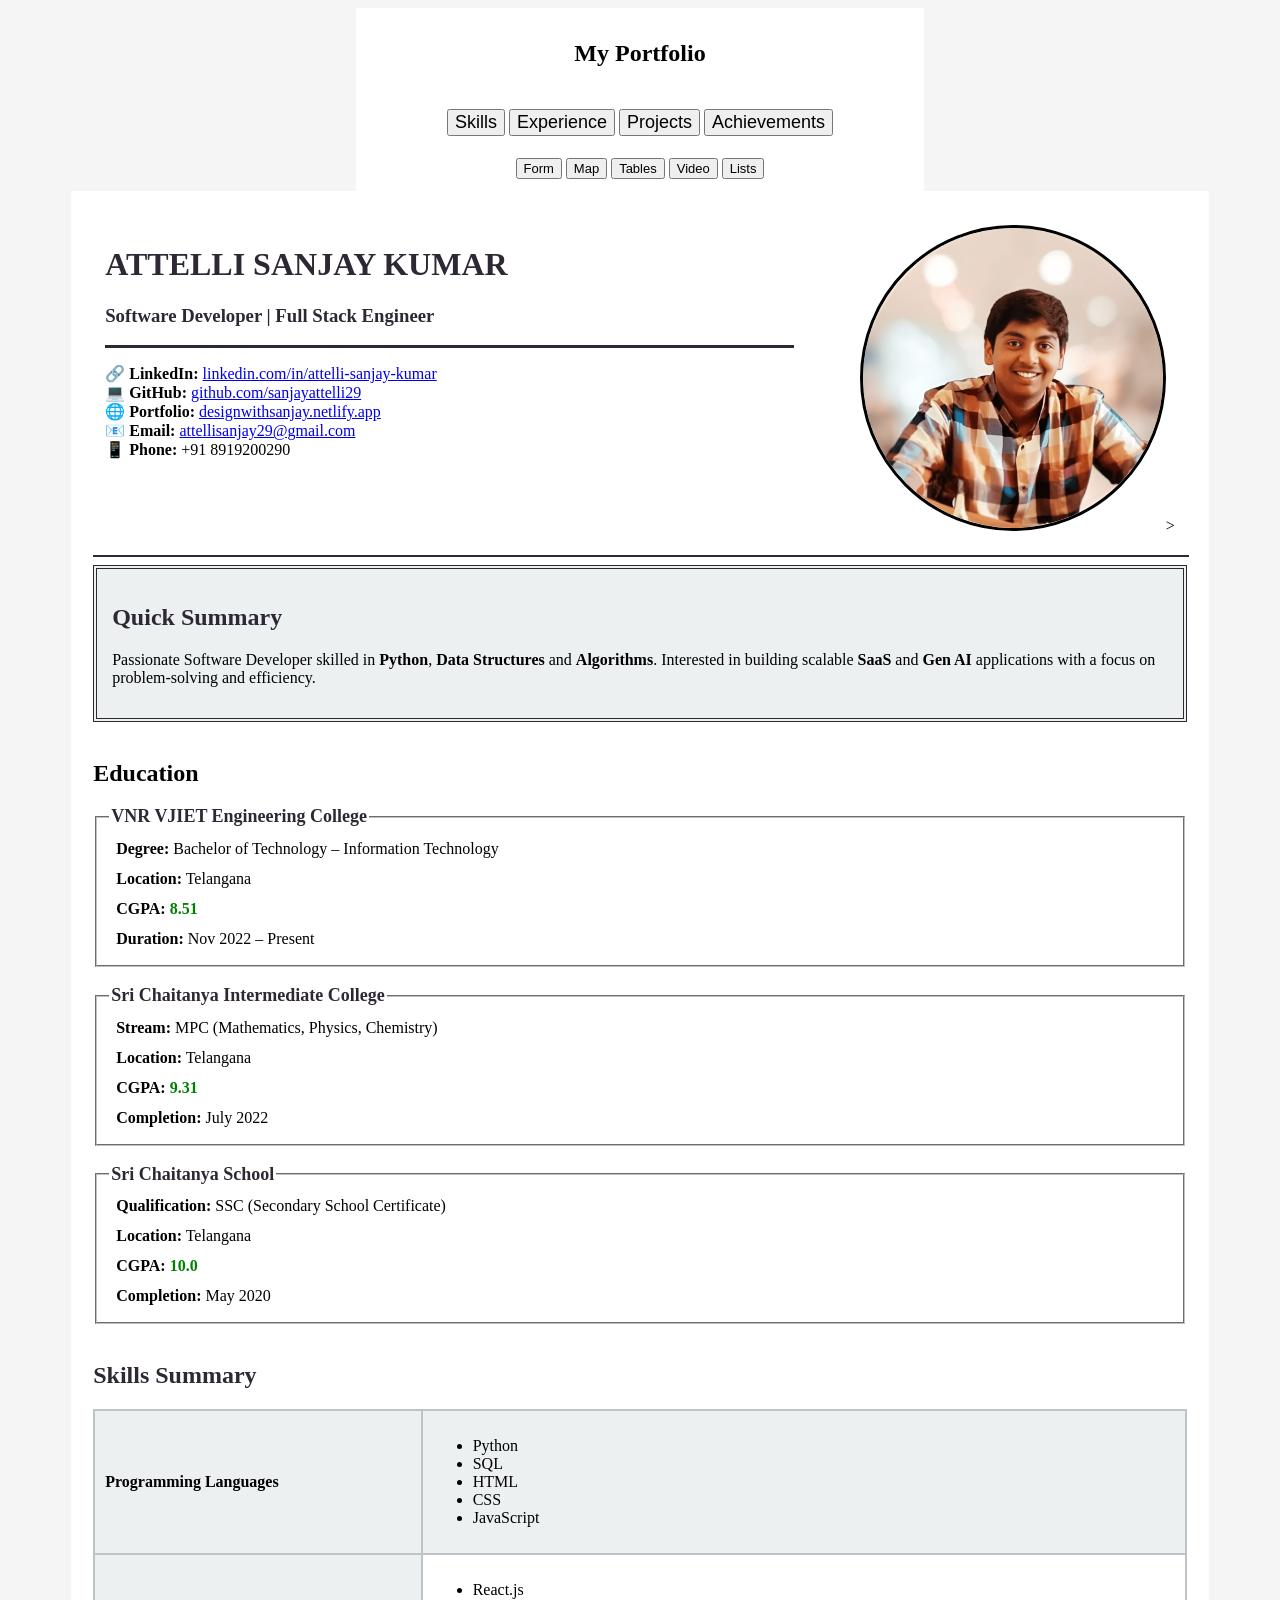
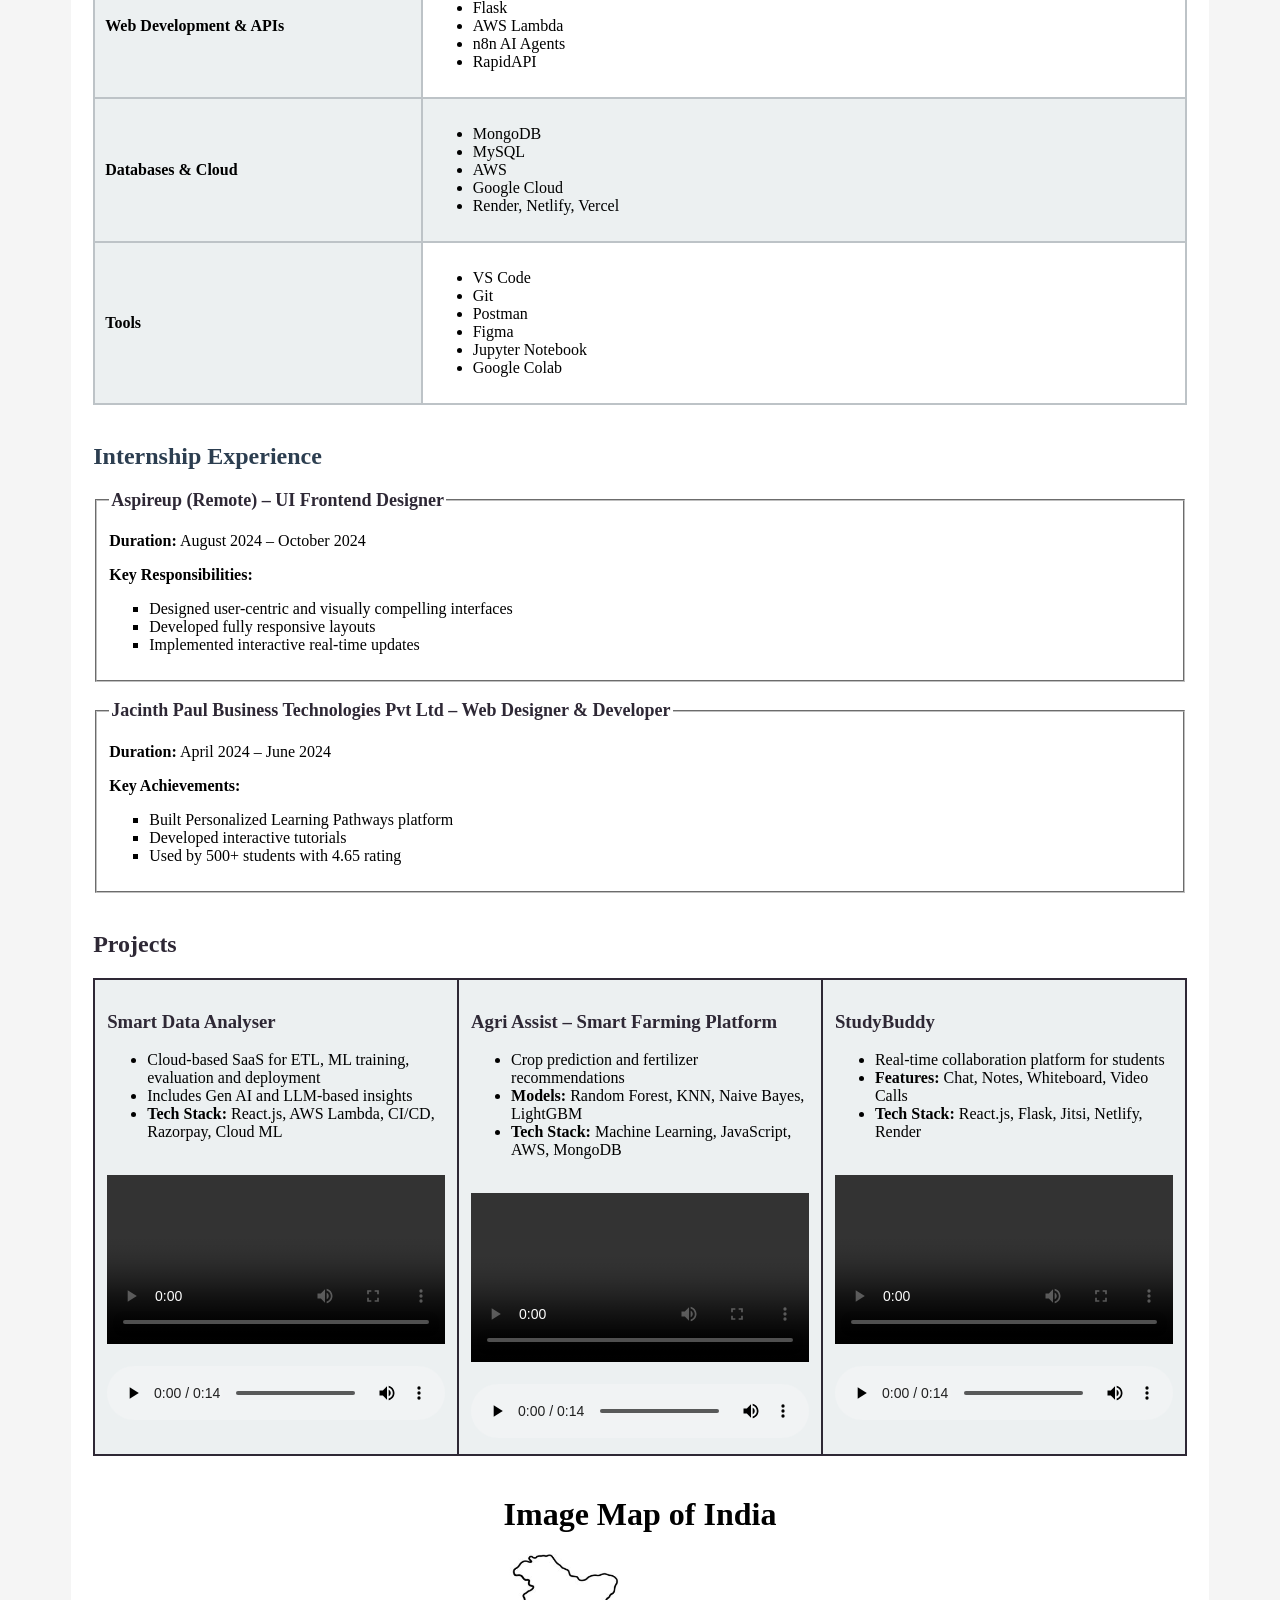
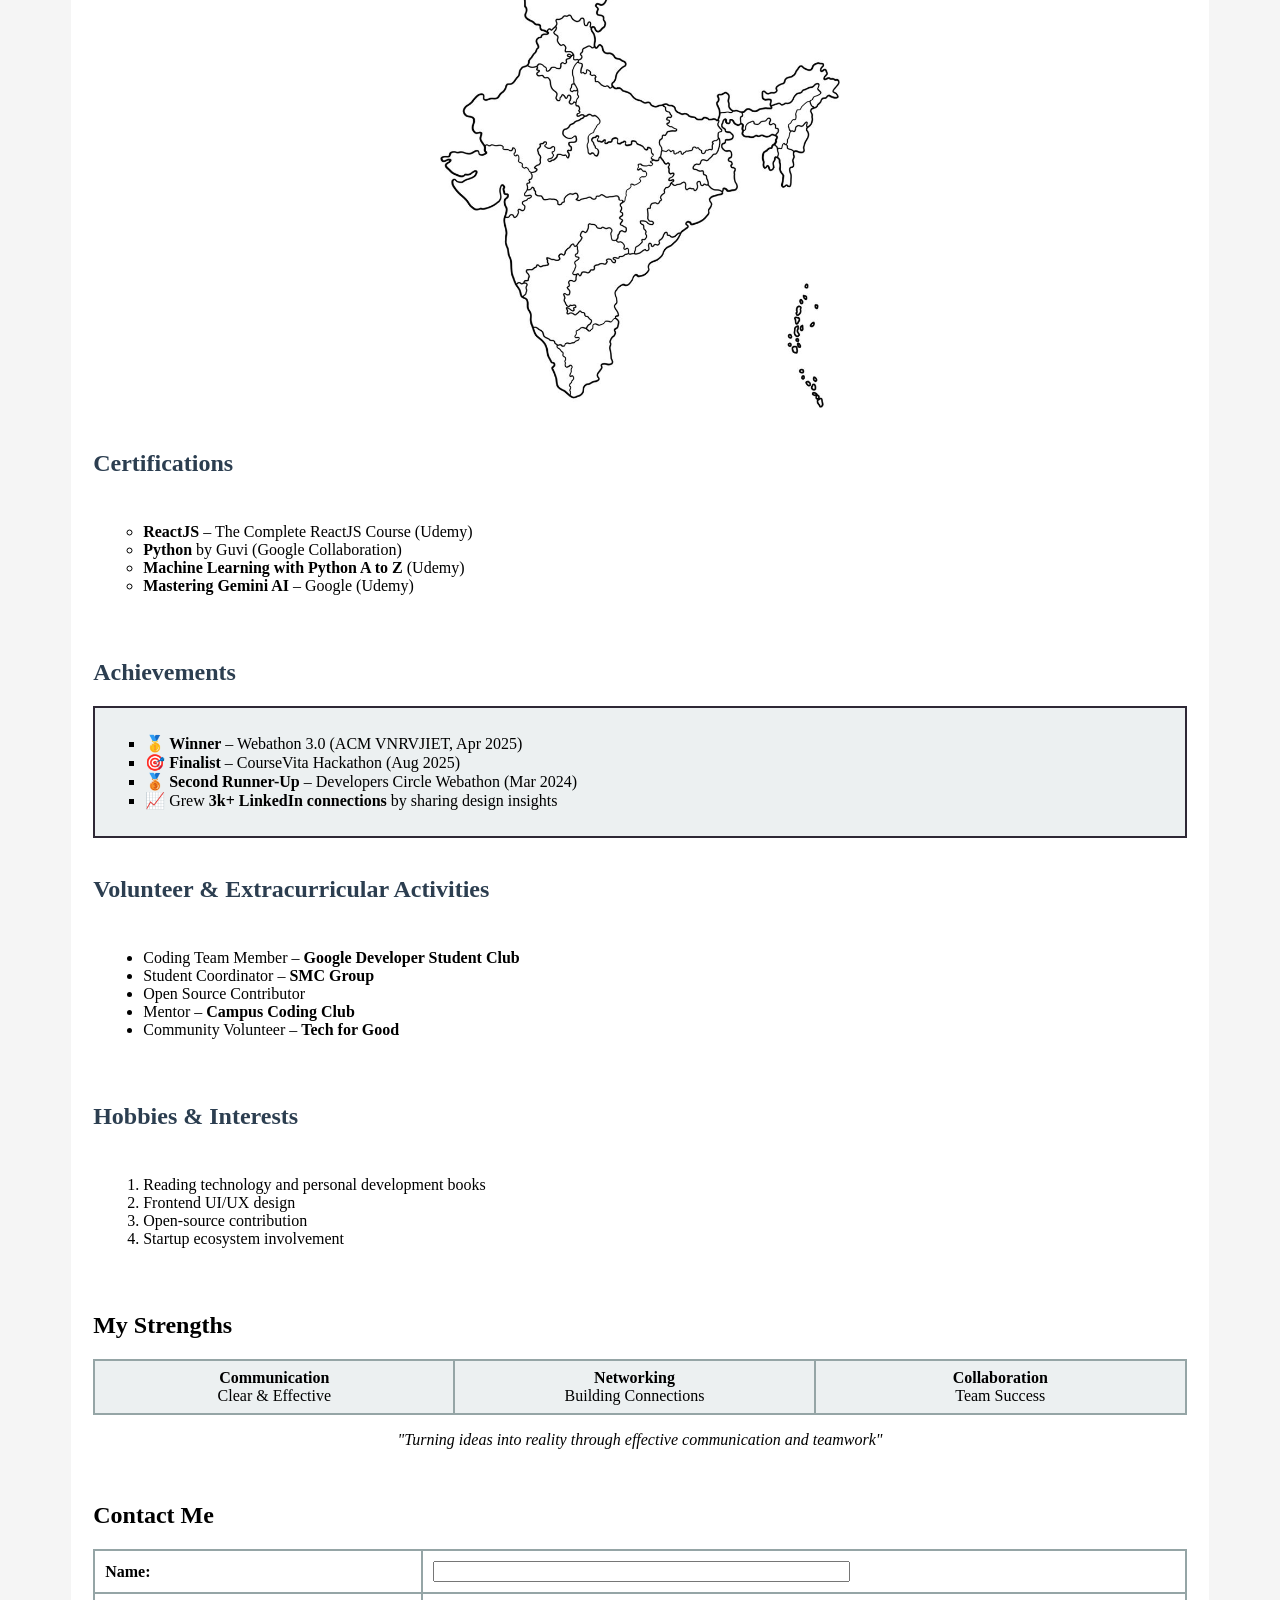
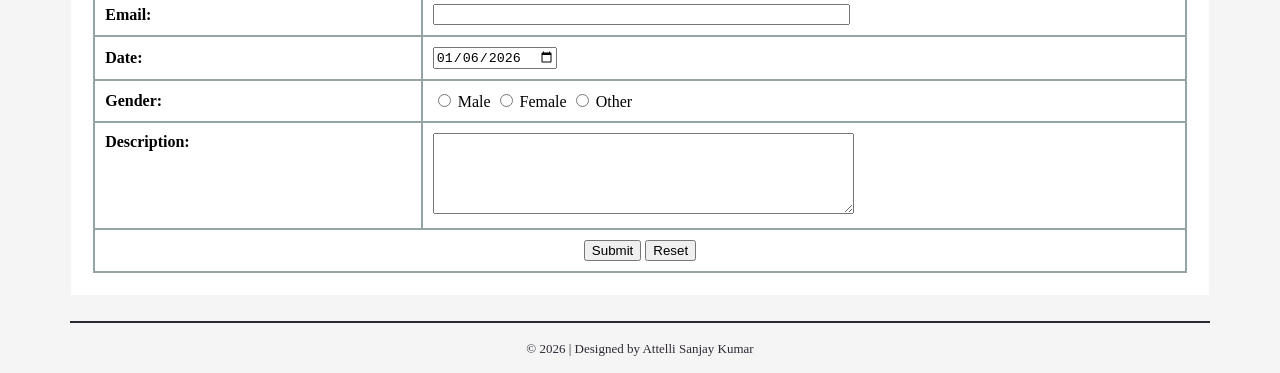
<file: html/day1/assignment1/index.html>
<!DOCTYPE html>
<html>

<head>
    <title>Attelli Sanjay Kumar - Portfolio</title>
    <meta charset="UTF-8">
</head>

<body bgcolor="#f5f5f5">

    <header>
        <center>
            <table width="45%" border="0" cellpadding="10" bgcolor="white">
                <tr>
                    <td align="center">
                        <h2>
                            <font color="black">My Portfolio</font>
                        </h2>
                    </td>
                </tr>
                <tr>
                    <td align="center">
                        <a href="#skills"><button width="120" height="50">
                                <font size="4">Skills</font>
                            </button></a>
                        <a href="#experience"><button width="120" height="50">
                                <font size="4">Experience</font>
                            </button></a>
                        <a href="#projects"><button width="120" height="50">
                                <font size="4">Projects</font>
                            </button></a>
                        <a href="#achievements"><button width="120" height="50">
                                <font size="4">Achievements</font>
                            </button></a>
                    </td>
                </tr>
                <tr>
                    <td align="center">
                        <a href="#form"><button width="80" height="30">
                                <font size="2">Form</font>
                            </button></a>
                        <a href="#map"><button width="80" height="30">
                                <font size="2">Map</font>
                            </button></a>
                        <a href="#tables"><button width="80" height="30">
                                <font size="2">Tables</font>
                            </button></a>
                        <a href="#projects"><button width="80" height="30">
                                <font size="2">Video</font>
                            </button></a>
                        <a href="#lists"><button width="80" height="30">
                                <font size="2">Lists</font>
                            </button></a>
                    </td>
                </tr>
            </table>
        </center>
    </header>

    <center>
        <table width="90%" border="0" cellpadding="20" bgcolor="white">
            <tr>
                <td>
                    <table width="100%" border="0" cellpadding="10">
                        <tr>
                            <td width="65%" valign="top">
                                <h1>
                                    <font color="#2e2835" size="6">ATTELLI SANJAY KUMAR</font>
                                </h1>
                                <h3>
                                    <font color="#2e2835">Software Developer | Full Stack Engineer</font>
                                </h3>
                                <hr width="100%" color="#2e2835" size="3">

                                <p>
                                    <font size="3">
                                        <b>🔗 LinkedIn:</b> <a
                                            href="https://linkedin.com/in/attelli-sanjay-kumar">linkedin.com/in/attelli-sanjay-kumar</a><br>
                                        <b>💻 GitHub:</b> <a
                                            href="https://github.com/sanjayattelli29">github.com/sanjayattelli29</a><br>
                                        <b>🌐 Portfolio:</b> <a
                                            href="https://designwithsanjay2.netlify.app">designwithsanjay.netlify.app</a><br>
                                        <b>📧 Email:</b> <a
                                            href="mailto:attellisanjay29@gmail.com">attellisanjay29@gmail.com</a><br>
                                        <b>📱 Phone:</b> +91 8919200290
                                    </font>
                                </p>
                            </td>
                            <td width="35%" align="right" valign="top">
                                <img src="./images/myimage.jpg" width="300" height="300" border="3"
                                    alt="Attelli Sanjay Kumar" style="border-radius: 200px;">>
                            </td>
                        </tr>
                    </table>

                    <hr width="100%" color="#2e2835" size="2">


                    <table width="100%" border="1" cellpadding="15" bgcolor="#ecf0f1" bordercolor="#2e2835">
                        <tr>
                            <td>
                                <h2>
                                    <font color="#2e2835">Quick Summary</font>
                                </h2>
                                <p>
                                    <font size="3">
                                        Passionate Software Developer skilled in <strong>Python</strong>,
                                        <strong>Data Structures</strong> and <strong>Algorithms</strong>. Interested in
                                        building scalable <strong>SaaS</strong> and
                                        <strong>Gen AI</strong> applications with a focus on problem-solving and
                                        efficiency.
                                    </font>
                                </p>
                            </td>
                        </tr>
                    </table>

                    <br>
                    <h2>
                        <a id="tables"></a>
                        <font color="#2e2835"></font>Education</font>
                    </h2>

                    <fieldset>
                        <legend><b>
                                <font size="4" color="#2e2835">VNR VJIET Engineering College</font>
                            </b></legend>
                        <table width="100%" border="0" cellpadding="5">
                            <tr>
                                <td><b>Degree:</b> Bachelor of Technology – Information Technology</td>
                            </tr>
                            <tr>
                                <td><b>Location:</b> Telangana</td>
                            </tr>
                            <tr>
                                <td><b>CGPA:</b>
                                    <font color="green"><b>8.51</b></font>
                                </td>
                            </tr>
                            <tr>
                                <td><b>Duration:</b> Nov 2022 – Present</td>
                            </tr>
                        </table>
                    </fieldset>

                    <br>

                    <fieldset>
                        <legend><b>
                                <font size="4" color="#2e2835">Sri Chaitanya Intermediate College</font>
                            </b></legend>
                        <table width="100%" border="0" cellpadding="5">
                            <tr>
                                <td><b>Stream:</b> MPC (Mathematics, Physics, Chemistry)</td>
                            </tr>
                            <tr>
                                <td><b>Location:</b> Telangana</td>
                            </tr>
                            <tr>
                                <td><b>CGPA:</b>
                                    <font color="green"><b>9.31</b></font>
                                </td>
                            </tr>
                            <tr>
                                <td><b>Completion:</b> July 2022</td>
                            </tr>
                        </table>
                    </fieldset>

                    <br>

                    <fieldset>
                        <legend><b>
                                <font size="4" color="#2e2835">Sri Chaitanya School</font>
                            </b></legend>
                        <table width="100%" border="0" cellpadding="5">
                            <tr>
                                <td><b>Qualification:</b> SSC (Secondary School Certificate)</td>
                            </tr>
                            <tr>
                                <td><b>Location:</b> Telangana</td>
                            </tr>
                            <tr>
                                <td><b>CGPA:</b>
                                    <font color="green"><b>10.0</b></font>
                                </td>
                            </tr>
                            <tr>
                                <td><b>Completion:</b> May 2020</td>
                            </tr>
                        </table>
                    </fieldset>

                    <br>

                    <h2 id="skills">
                        <font color="#2e2835">Skills Summary</font>
                    </h2>
                    <table width="100%" border="1" cellpadding="10" cellspacing="0" bordercolor="#bdc3c7">
                        <tr bgcolor="#ecf0f1">
                            <td width="30%"><b>Programming Languages</b></td>
                            <td>
                                <ul>
                                    <li>Python</li>
                                    <li>SQL</li>
                                    <li>HTML</li>
                                    <li>CSS</li>
                                    <li>JavaScript</li>
                                </ul>
                            </td>
                        </tr>
                        <tr>
                            <td bgcolor="#ecf0f1"><b>Web Development & APIs</b></td>
                            <td>
                                <ul>
                                    <li>React.js</li>
                                    <li>Flask</li>
                                    <li>AWS Lambda</li>
                                    <li>n8n AI Agents</li>
                                    <li>RapidAPI</li>
                                </ul>
                            </td>
                        </tr>
                        <tr bgcolor="#ecf0f1">
                            <td><b>Databases & Cloud</b></td>
                            <td>
                                <ul>
                                    <li>MongoDB</li>
                                    <li>MySQL</li>
                                    <li>AWS</li>
                                    <li>Google Cloud</li>
                                    <li>Render, Netlify, Vercel</li>
                                </ul>
                            </td>
                        </tr>
                        <tr>
                            <td bgcolor="#ecf0f1"><b>Tools</b></td>
                            <td>
                                <ul>
                                    <li>VS Code</li>
                                    <li>Git</li>
                                    <li>Postman</li>
                                    <li>Figma</li>
                                    <li>Jupyter Notebook</li>
                                    <li>Google Colab</li>
                                </ul>
                            </td>
                        </tr>
                    </table>

                    <br>

                    <h2 id="experience">
                        <font color="#2c3e50">Internship Experience</font>
                    </h2>

                    <fieldset>
                        <legend><b>
                                <font size="4" color="#2e2835">Aspireup (Remote) – UI Frontend Designer</font>
                            </b></legend>
                        <p><b>Duration:</b> August 2024 – October 2024</p>
                        <p><b>Key Responsibilities:</b></p>
                        <ul type="square">
                            <li>Designed user-centric and visually compelling interfaces</li>
                            <li>Developed fully responsive layouts</li>
                            <li>Implemented interactive real-time updates</li>
                        </ul>
                    </fieldset>

                    <br>

                    <fieldset>
                        <legend><b>
                                <font size="4" color="#2e2835">Jacinth Paul Business Technologies Pvt Ltd – Web Designer
                                    & Developer</font>
                            </b></legend>
                        <p><b>Duration:</b> April 2024 – June 2024</p>
                        <p><b>Key Achievements:</b></p>
                        <ul type="square">
                            <li>Built Personalized Learning Pathways platform</li>
                            <li>Developed interactive tutorials</li>
                            <li>Used by 500+ students with 4.65 rating</li>
                        </ul>
                    </fieldset>

                    <br>

                    <h2 id="projects">
                        <font color="#2e2835">Projects</font>
                    </h2>

                    <table width="100%" border="1" cellpadding="12" cellspacing="0" bordercolor="#2e2835"
                        bgcolor="#ecf0f1">
                        <tr>
                            <td width="33%" valign="top">
                                <h3>
                                    <font color="#2e2835">Smart Data Analyser</font>
                                </h3>
                                <ul type="disc">
                                    <li>Cloud-based SaaS for ETL, ML training, evaluation and deployment</li>
                                    <li>Includes Gen AI and LLM-based insights</li>
                                    <li><b>Tech Stack:</b> React.js, AWS Lambda, CI/CD, Razorpay, Cloud ML</li>
                                </ul>
                                <br>
                                <video width="100%" controls>
                                    <source
                                        src="https://res.cloudinary.com/dws3beqwu/video/upload/v1750513405/wli81fl1tsjg8ui0qovp.mp4"
                                        type="video/mp4">
                                    Your browser does not support the video tag.
                                </video>
                                <br><br>
                                <audio controls style="width: 100%;">
                                    <source src="files/audio-for-video-editing-6-368970.mp3" type="audio/mpeg">
                                    Your browser does not support the audio element.
                                </audio>
                            </td>
                            <td width="33%" valign="top">
                                <h3>
                                    <font color="#2e2835">Agri Assist – Smart Farming Platform</font>
                                </h3>
                                <ul type="disc">
                                    <li>Crop prediction and fertilizer recommendations</li>
                                    <li><b>Models:</b> Random Forest, KNN, Naive Bayes, LightGBM</li>
                                    <li><b>Tech Stack:</b> Machine Learning, JavaScript, AWS, MongoDB</li>
                                </ul>
                                <br>
                                <video width="100%" controls>
                                    <source
                                        src="https://res.cloudinary.com/dws3beqwu/video/upload/v1750513405/wli81fl1tsjg8ui0qovp.mp4"
                                        type="video/mp4">
                                    Your browser does not support the video tag.
                                </video>
                                <br><br>
                                <audio controls style="width: 100%;">
                                    <source src="files/audio-for-video-editing-6-368970.mp3" type="audio/mpeg">
                                    Your browser does not support the audio element.
                                </audio>
                            </td>
                            <td width="33%" valign="top">
                                <h3>
                                    <font color="#2e2835">StudyBuddy</font>
                                </h3>
                                <ul type="disc">
                                    <li>Real-time collaboration platform for students</li>
                                    <li><b>Features:</b> Chat, Notes, Whiteboard, Video Calls</li>
                                    <li><b>Tech Stack:</b> React.js, Flask, Jitsi, Netlify, Render</li>
                                </ul>
                                <br>
                                <video width="100%" controls>
                                    <source
                                        src="https://res.cloudinary.com/dws3beqwu/video/upload/v1750513405/wli81fl1tsjg8ui0qovp.mp4"
                                        type="video/mp4">
                                    Your browser does not support the video tag.
                                </video>
                                <br><br>
                                <audio controls style="width: 100%;">
                                    <source src="files/audio-for-video-editing-6-368970.mp3" type="audio/mpeg">
                                    Your browser does not support the audio element.
                                </audio>
                            </td>
                        </tr>
                    </table>

                    <br>

                    <center>
                        <h1 id="map">Image Map of India</h1>
                        <img src="images/india.jpeg" alt="Map of India" usemap="#india-map" width="400">
                        <map name="india-map">
                            <area shape="rect" coords="245,245,0,0" href="https://en.wikipedia.org/wiki/Delhi"
                                alt="Delhi" target="_blank">
                            <area shape="poly" coords="530,412,522,410,533,418,524,419"
                                href="https://en.wikipedia.org/wiki/Kolkata" alt="Kolkata" target="_blank">
                            <area shape="circle" coords="207,679,10" href="https://en.wikipedia.org/wiki/Bangalore"
                                alt="Bangalore" target="_blank">
                            <area shape="rect" coords="128,545,139,542" href="https://en.wikipedia.org/wiki/Mumbai"
                                alt="Mumbai" target="_blank">
                        </map>
                    </center>

                    <br>
                    <h2>
                        <font color="#2c3e50">Certifications</font>
                    </h2>
                    <table width="100%" border="0" cellpadding="8">
                        <tr>
                            <td>
                                <ul type="circle">
                                    <li><b>ReactJS</b> – The Complete ReactJS Course (Udemy)</li>
                                    <li><b>Python</b> by Guvi (Google Collaboration)</li>
                                    <li><b>Machine Learning with Python A to Z</b> (Udemy)</li>
                                    <li><b>Mastering Gemini AI</b> – Google (Udemy)</li>
                                </ul>
                            </td>
                        </tr>
                    </table>

                    <br>
                    <h2 id="achievements">
                        <font color="#2c3e50">Achievements</font>
                    </h2>
                    <table width="100%" border="1" cellpadding="10" cellspacing="0" bordercolor="#2e2835"
                        bgcolor="#ecf0f1">
                        <tr>
                            <td>
                                <ul type="square">
                                    <li>🥇 <b>Winner</b> – Webathon 3.0 (ACM VNRVJIET, Apr 2025)</li>
                                    <li>🎯 <b>Finalist</b> – CourseVita Hackathon (Aug 2025)</li>
                                    <li>🥉 <b>Second Runner-Up</b> – Developers Circle Webathon (Mar 2024)</li>
                                    <li>📈 Grew <b>3k+ LinkedIn connections</b> by sharing design insights</li>
                                </ul>
                            </td>
                        </tr>
                    </table>

                    <br>
                    <h2>
                        <font color="#2c3e50">Volunteer & Extracurricular Activities</font>
                    </h2>
                    <table width="100%" border="0" cellpadding="8">
                        <tr>
                            <td>
                                <ul type="disc">
                                    <li>Coding Team Member – <b>Google Developer Student Club</b></li>
                                    <li>Student Coordinator – <b>SMC Group</b></li>
                                    <li>Open Source Contributor</li>
                                    <li>Mentor – <b>Campus Coding Club</b></li>
                                    <li>Community Volunteer – <b>Tech for Good</b></li>
                                </ul>
                            </td>
                        </tr>
                    </table>

                    <br>
                    <h2>
                        <a id="lists"></a>
                        <font color="#2c3e50">Hobbies & Interests</font>
                    </h2>
                    <table width="100%" border="0" cellpadding="8">
                        <tr>
                            <td>
                                <ol>
                                    <li>Reading technology and personal development books</li>
                                    <li>Frontend UI/UX design</li>
                                    <li>Open-source contribution</li>
                                    <li>Startup ecosystem involvement</li>
                                </ol>
                            </td>
                        </tr>
                    </table>

                    <br>
                    <h2>
                        <font color="black">My Strengths</font>
                    </h2>
                    <table width="100%" border="1" cellpadding="8" cellspacing="0" bordercolor="#95a5a6">
                        <tr bgcolor="#ecf0f1">
                            <td width="33%" align="center"><b>Communication</b><br>Clear & Effective</td>
                            <td width="33%" align="center"><b>Networking</b><br>Building Connections</td>
                            <td width="34%" align="center"><b>Collaboration</b><br>Team Success</td>
                        </tr>
                    </table>
                    <center>
                        <p><i>"Turning ideas into reality through effective communication and teamwork"</i></p>
                    </center>

                    <br>
                    <h2 id="form">
                        <font color="black">Contact Me</font>
                    </h2>
                    <form>
                        <table width="100%" border="1" cellpadding="10" cellspacing="0" bordercolor="#95a5a6">
                            <tr>
                                <td width="30%"><b>Name:</b></td>
                                <td><input type="text" name="name" size="50" required></td>
                            </tr>
                            <tr>
                                <td><b>Email:</b></td>
                                <td><input type="email" name="email" size="50" required></td>
                            </tr>
                            <tr>
                                <td><b>Date:</b></td>
                                <td><input type="date" name="date" value="2026-01-06"></td>
                            </tr>
                            <tr>
                                <td><b>Gender:</b></td>
                                <td>
                                    <input type="radio" name="gender" value="Male"> Male
                                    <input type="radio" name="gender" value="Female"> Female
                                    <input type="radio" name="gender" value="Other"> Other
                                </td>
                            </tr>
                            <tr>
                                <td valign="top"><b>Description:</b></td>
                                <td><textarea name="description" rows="5" cols="50"></textarea></td>
                            </tr>
                            <tr>
                                <td colspan="2" align="center">
                                    <input type="submit" value="Submit">
                                    <input type="reset" value="Reset">
                                </td>
                            </tr>
                        </table>
                    </form>
                </td>
            </tr>
        </table>
    </center>
    <br>
    <center>
        <hr width="90%" color="#2e2835" size="2">
        <p>
            <font size="2" color="#2e2835">© 2026 | Designed by Attelli Sanjay Kumar</font>
        </p>
    </center>
</body>

</html>
</file>
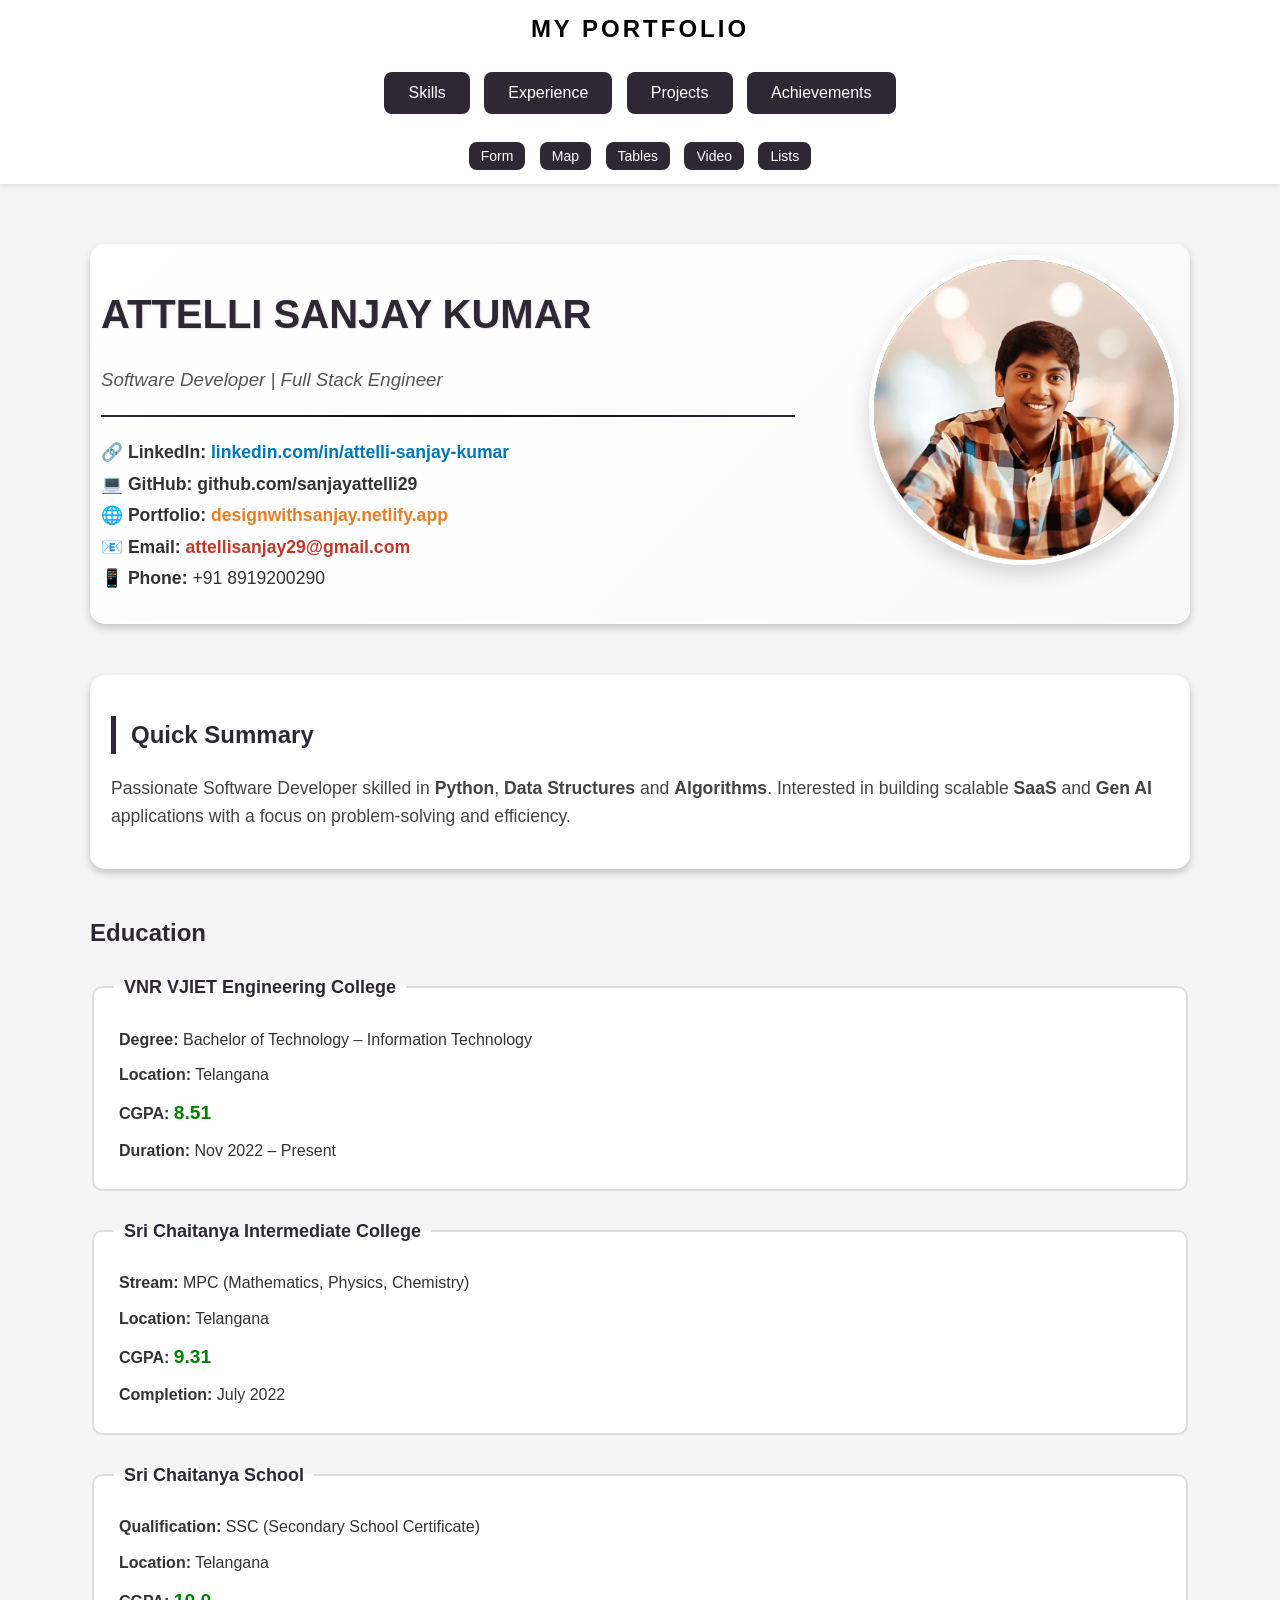
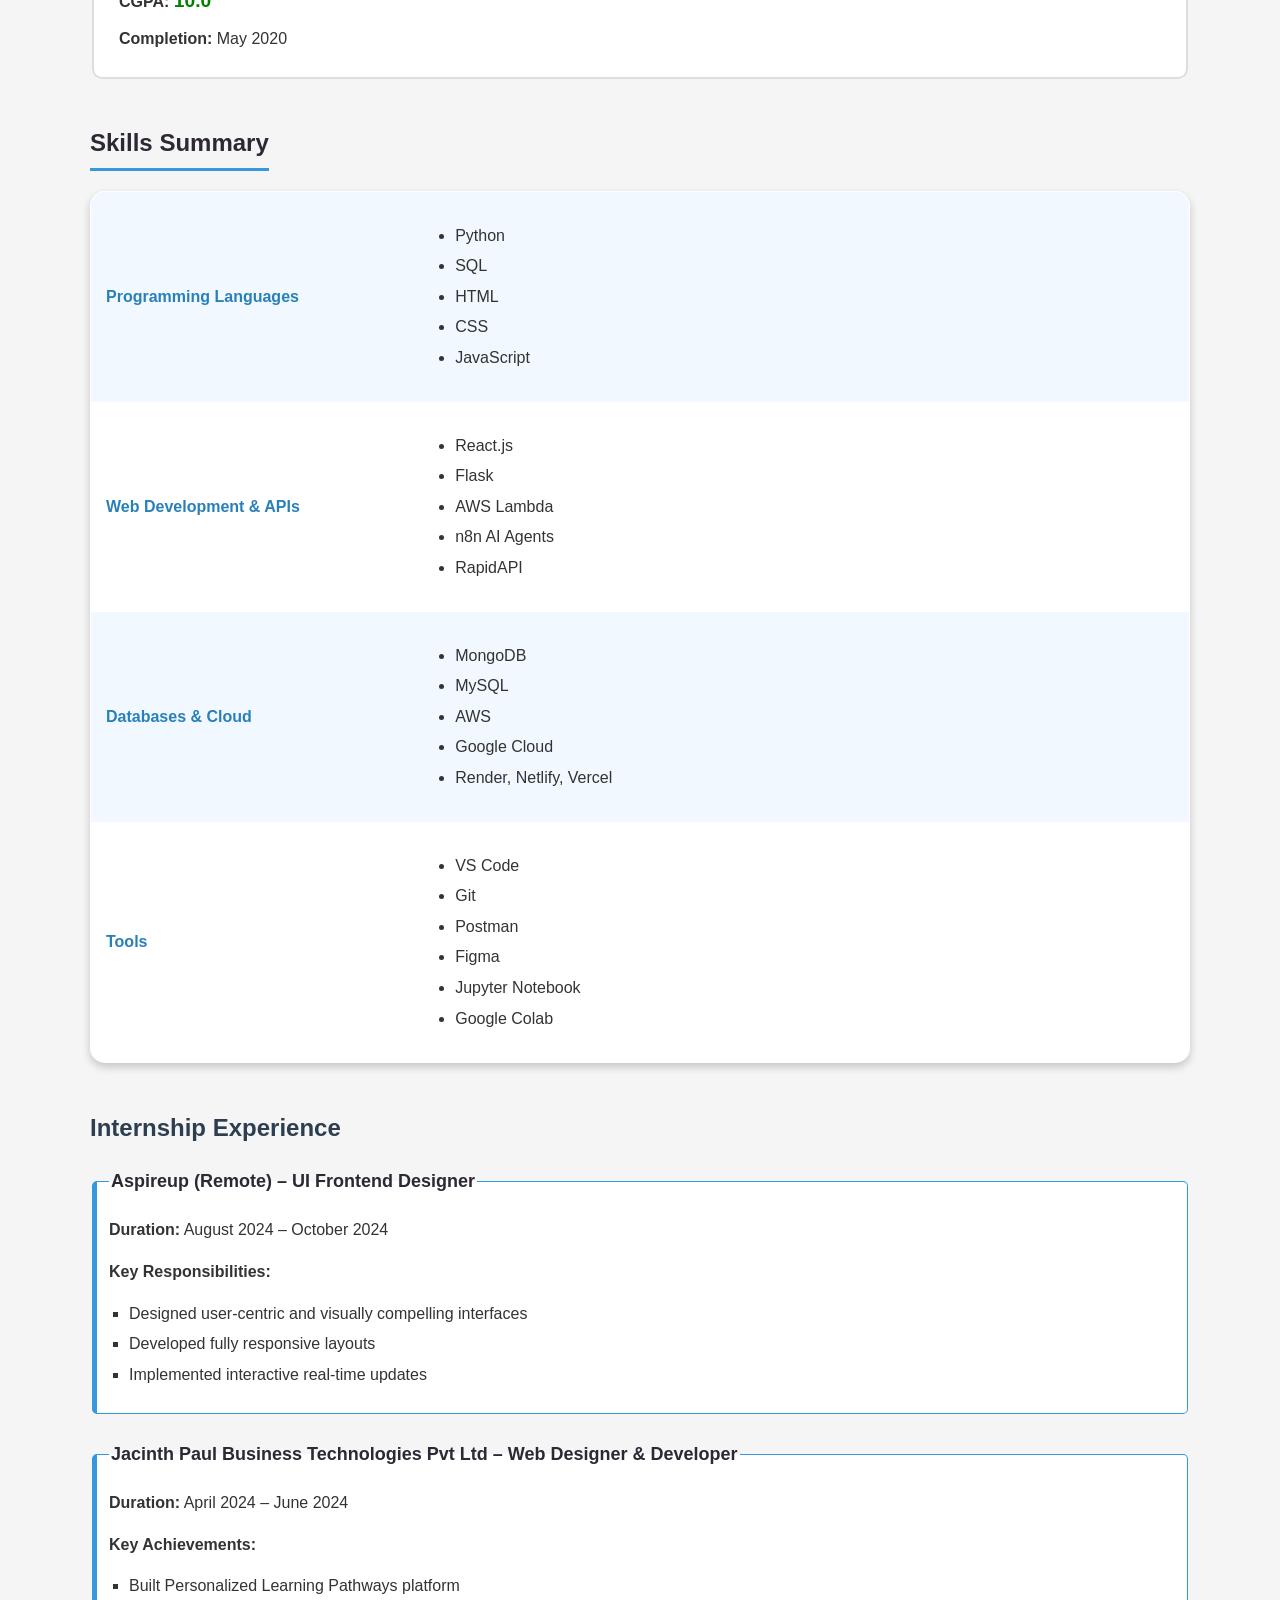
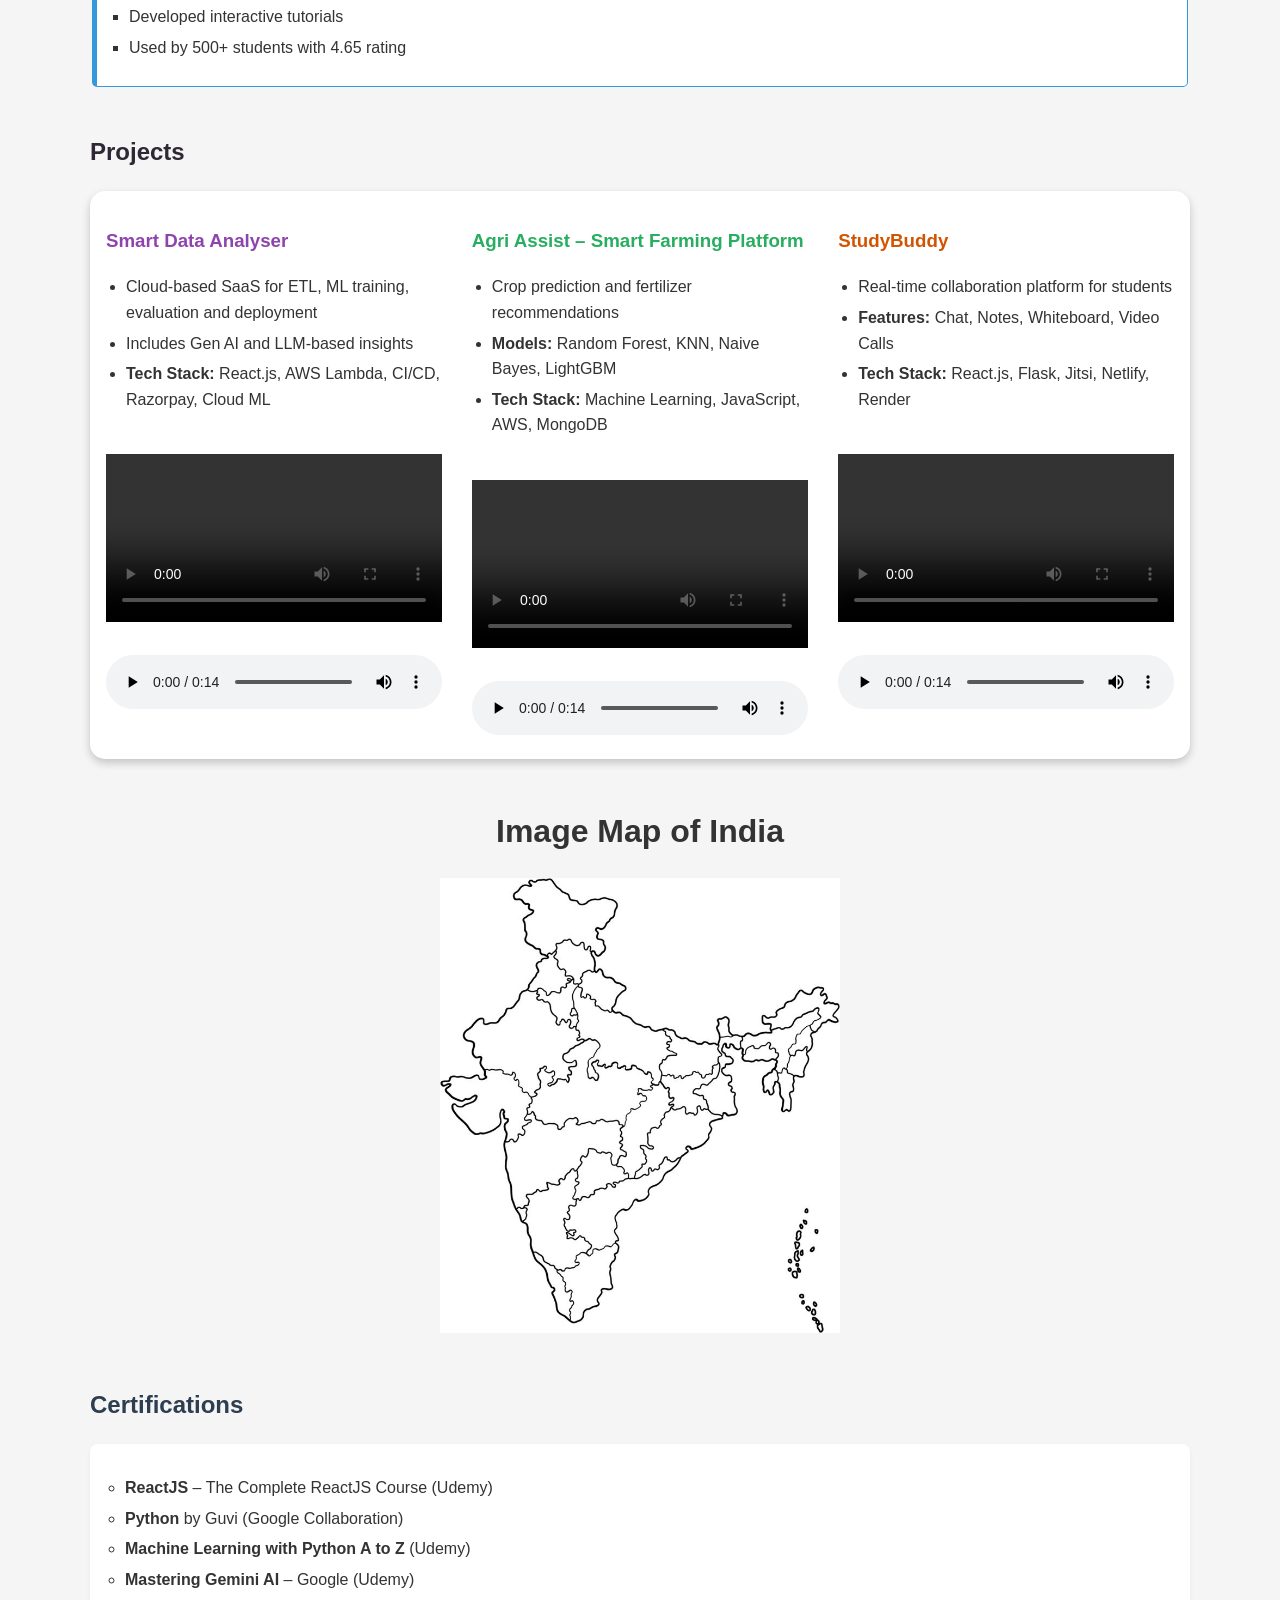
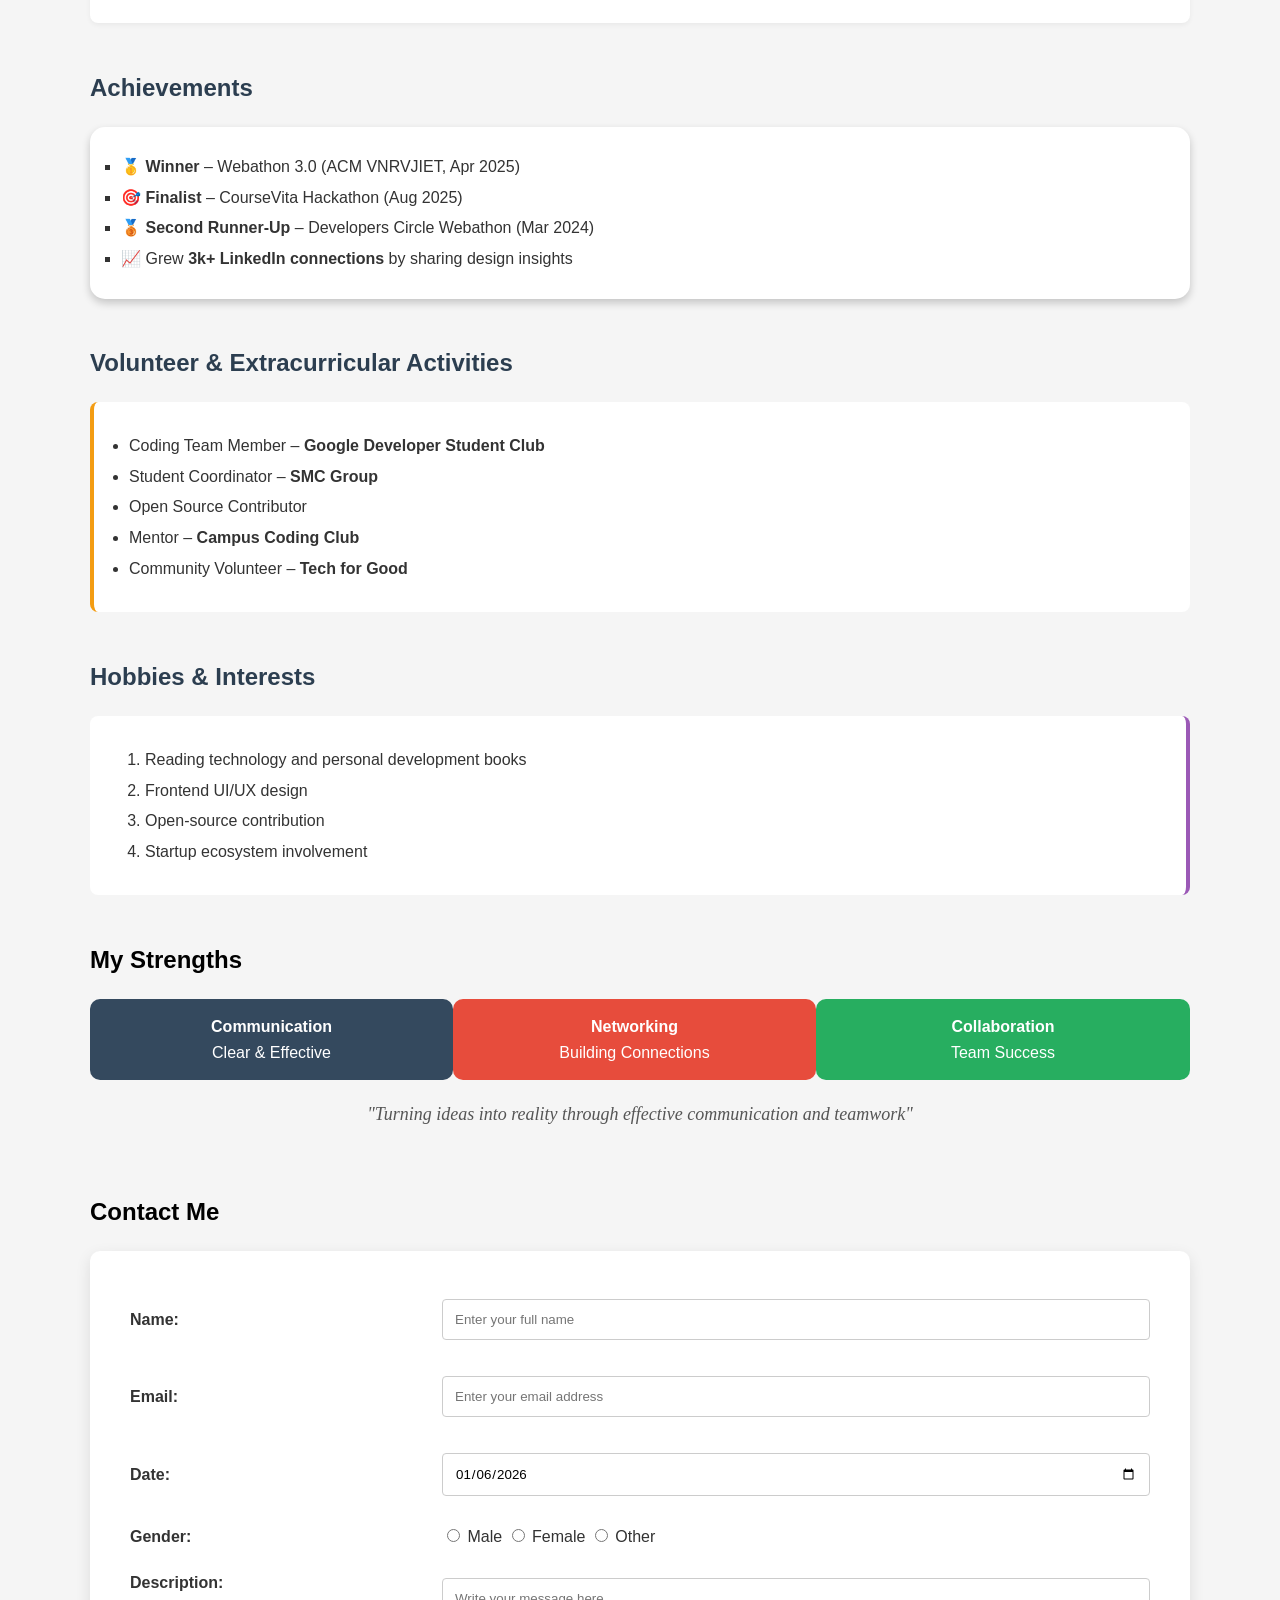
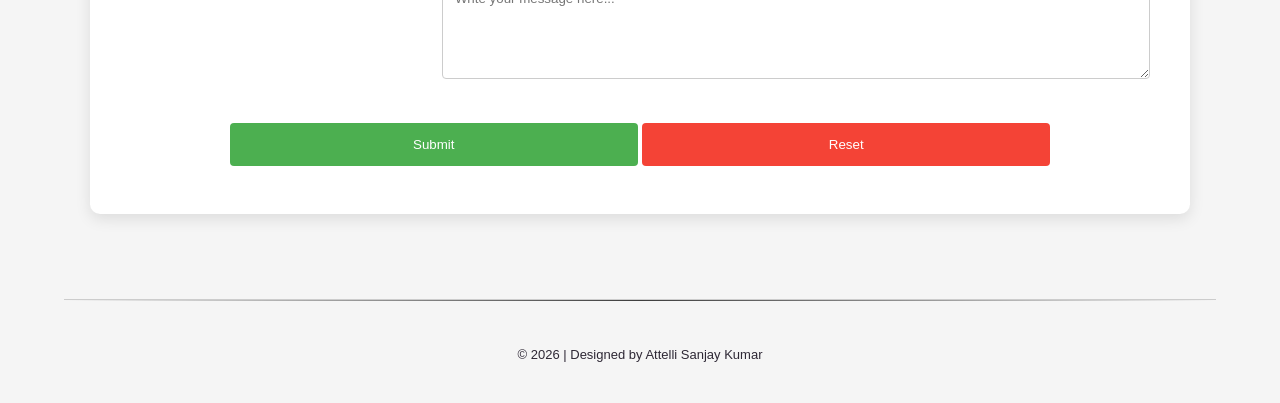
<file: html/day1/assignment2/index1.html>
<!DOCTYPE html>
<html>

<head>
    <title>Attelli Sanjay Kumar - Portfolio</title>
    <meta charset="UTF-8">

    <link rel="stylesheet" href="styles1.css">

    <style>
        header {
            background-color: white;
            box-shadow: 0 2px 5px rgba(0, 0, 0, 0.1);
            position: sticky;
            top: 0;
            z-index: 1000;
        }

        .nav-btn {
            background-color: #2e2835;
            color: white;
            border: none;
            padding: 12px 24px;
            text-align: center;
            text-decoration: none;
            display: inline-block;
            font-size: 16px;
            margin: 4px 5px;
            cursor: pointer;
            border-radius: 8px;
            transition: all 0.3s ease;
        }

        .nav-btn:hover {
            background-color: #3498db;
            transform: scale(1.05);
        }

        .nav-btn font {
            color: inherit;
        }

        .card-table {
            border-radius: 15px;
            overflow: hidden;
            box-shadow: 0 4px 8px 0 rgba(0, 0, 0, 0.2);
            transition: 0.3s;
            background-color: white;
            border: 1px solid #ddd;
        }

        .card-table:hover {
            box-shadow: 0 8px 16px 0 rgba(0, 0, 0, 0.2);
        }

        input[type=text],
        input[type=email],
        input[type=date],
        textarea,
        select {
            width: 100%;
            padding: 12px;
            margin: 8px 0;
            display: inline-block;
            border: 1px solid #ccc;
            border-radius: 4px;
            box-sizing: border-box;
            font-family: inherit;
        }

        input[type=submit] {
            background-color: #4CAF50;
            color: white;
            padding: 14px 20px;
            margin: 8px 0;
            border: none;
            border-radius: 4px;
            cursor: pointer;
            width: 40%;
        }

        input[type=reset] {
            background-color: #f44336;
            color: white;
            padding: 14px 20px;
            margin: 8px 0;
            border: none;
            border-radius: 4px;
            cursor: pointer;
            width: 40%;
        }

        input[type=submit]:hover,
        input[type=reset]:hover {
            opacity: 0.8;
        }
    </style>
</head>

<body>
    <header>
        <center>
            <table width="45%" border="0" cellpadding="10" style="background-color: white; padding: 10px;">
                <tr>
                    <td align="center">
                        <h2
                            style="font-family: 'Verdana', sans-serif; text-transform: uppercase; letter-spacing: 3px; margin: 0;">
                            <font color="black">My Portfolio</font>
                        </h2>
                    </td>
                </tr>
                <tr>
                    <td align="center">
                        <a href="#skills"><button class="nav-btn">Skills</button></a>
                        <a href="#experience"><button class="nav-btn">Experience</button></a>
                        <a href="#projects"><button class="nav-btn">Projects</button></a>
                        <a href="#achievements"><button class="nav-btn">Achievements</button></a>
                    </td>
                </tr>
                <tr>
                    <td align="center">
                        <a href="#form"><button class="nav-btn"
                                style="padding: 6px 12px; font-size: 14px;">Form</button></a>
                        <a href="#map"><button class="nav-btn"
                                style="padding: 6px 12px; font-size: 14px;">Map</button></a>
                        <a href="#tables"><button class="nav-btn"
                                style="padding: 6px 12px; font-size: 14px;">Tables</button></a>
                        <a href="#projects"><button class="nav-btn"
                                style="padding: 6px 12px; font-size: 14px;">Video</button></a>
                        <a href="#lists"><button class="nav-btn"
                                style="padding: 6px 12px; font-size: 14px;">Lists</button></a>
                    </td>
                </tr>
            </table>
        </center>
    </header>

    <center>
        <div class="main-content">
            <table width="95%" border="0" cellpadding="20" style="margin-top: 20px;">
                <tr>
                    <td>
                        <table width="100%" border="0" cellpadding="10" class="card-table"
                            style="background: linear-gradient(135deg, #ffffff 0%, #f9f9f9 100%);">
                            <tr>
                                <td width="65%" valign="top">
                                    <h1
                                        style="color: #2e2835; font-size: 2.5em; margin-bottom: 10px; text-shadow: 1px 1px 2px #ddd;">
                                        ATTELLI SANJAY KUMAR
                                    </h1>
                                    <h3 style="color: #555; font-weight: 300; font-style: italic;">
                                        Software Developer | Full Stack Engineer
                                    </h3>
                                    <hr width="100%" style="height: 2px; background-color: #2e2835; border: none;">

                                    <p style="font-size: 1.1em; line-height: 1.8;">
                                        <b>🔗 LinkedIn:</b> <a href="https://linkedin.com/in/attelli-sanjay-kumar"
                                            style="color: #0077b5;">linkedin.com/in/attelli-sanjay-kumar</a><br>
                                        <b>💻 GitHub:</b> <a href="https://github.com/sanjayattelli29"
                                            style="color: #333;">github.com/sanjayattelli29</a><br>
                                        <b>🌐 Portfolio:</b> <a href="https://designwithsanjay2.netlify.app"
                                            style="color: #e67e22;">designwithsanjay.netlify.app</a><br>
                                        <b>📧 Email:</b> <a href="mailto:attellisanjay29@gmail.com"
                                            style="color: #c0392b;">attellisanjay29@gmail.com</a><br>
                                        <b>📱 Phone:</b> +91 8919200290
                                    </p>
                                </td>
                                <td width="35%" align="right" valign="top">
                                    <img src="./images/myimage.jpg" width="300" height="300" alt="Attelli Sanjay Kumar"
                                        style="border-radius: 50%; border: 5px solid #fff; box-shadow: 0 10px 20px rgba(0,0,0,0.15); object-fit: cover;">
                                </td>
                            </tr>
                        </table>

                        <br><br>

                        <table width="100%" class="card-table" cellpadding="20" style="background-color: #fff;">
                            <tr>
                                <td>
                                    <h2 style="border-left: 5px solid #2e2835; padding-left: 15px;">
                                        <font color="#2e2835">Quick Summary</font>
                                    </h2>
                                    <p style="font-size: 1.1em; color: #444;">
                                        Passionate Software Developer skilled in <strong>Python</strong>,
                                        <strong>Data Structures</strong> and <strong>Algorithms</strong>. Interested in
                                        building scalable <strong>SaaS</strong> and
                                        <strong>Gen AI</strong> applications with a focus on problem-solving and
                                        efficiency.
                                    </p>
                                </td>
                            </tr>
                        </table>

                        <br>

                        <h2>
                            <h2><a id="tables"></a>
                                <font color="#2e2835">Education</font>
                            </h2>
                        </h2>

                        <fieldset
                            style="border: 2px solid #ddd; border-radius: 10px; background-color: white; padding: 20px;">
                            <legend style="padding: 0 10px;"><b>
                                    <font size="4" color="#2e2835">VNR VJIET Engineering College</font>
                                </b></legend>
                            <table width="100%" border="0" cellpadding="5">
                                <tr>
                                    <td><b>Degree:</b> Bachelor of Technology – Information Technology</td>
                                </tr>
                                <tr>
                                    <td><b>Location:</b> Telangana</td>
                                </tr>
                                <tr>
                                    <td><b>CGPA:</b> <span
                                            style="color: green; font-weight: bold; font-size: 1.2em;">8.51</span></td>
                                </tr>
                                <tr>
                                    <td><b>Duration:</b> Nov 2022 – Present</td>
                                </tr>
                            </table>
                        </fieldset>

                        <br>

                        <fieldset
                            style="border: 2px solid #ddd; border-radius: 10px; background-color: white; padding: 20px;">
                            <legend style="padding: 0 10px;"><b>
                                    <font size="4" color="#2e2835">Sri Chaitanya Intermediate College</font>
                                </b></legend>
                            <table width="100%" border="0" cellpadding="5">
                                <tr>
                                    <td><b>Stream:</b> MPC (Mathematics, Physics, Chemistry)</td>
                                </tr>
                                <tr>
                                    <td><b>Location:</b> Telangana</td>
                                </tr>
                                <tr>
                                    <td><b>CGPA:</b> <span
                                            style="color: green; font-weight: bold; font-size: 1.2em;">9.31</span></td>
                                </tr>
                                <tr>
                                    <td><b>Completion:</b> July 2022</td>
                                </tr>
                            </table>
                        </fieldset>

                        <br>

                        <fieldset
                            style="border: 2px solid #ddd; border-radius: 10px; background-color: white; padding: 20px;">
                            <legend style="padding: 0 10px;"><b>
                                    <font size="4" color="#2e2835">Sri Chaitanya School</font>
                                </b></legend>
                            <table width="100%" border="0" cellpadding="5">
                                <tr>
                                    <td><b>Qualification:</b> SSC (Secondary School Certificate)</td>
                                </tr>
                                <tr>
                                    <td><b>Location:</b> Telangana</td>
                                </tr>
                                <tr>
                                    <td><b>CGPA:</b> <span
                                            style="color: green; font-weight: bold; font-size: 1.2em;">10.0</span></td>
                                </tr>
                                <tr>
                                    <td><b>Completion:</b> May 2020</td>
                                </tr>
                            </table>
                        </fieldset>

                        <br>

                        <h2 id="skills"
                            style="border-bottom: 3px solid #3498db; display: inline-block; padding-bottom: 5px;">
                            <font color="#2e2835">Skills Summary</font>
                        </h2>

                        <table width="100%" class="card-table" cellpadding="15">
                            <tr style="background-color: #f1f8ff;">
                                <td width="30%" style="font-weight: bold; color: #2980b9;">Programming Languages</td>
                                <td>
                                    <ul>
                                        <li>Python</li>
                                        <li>SQL</li>
                                        <li>HTML</li>
                                        <li>CSS</li>
                                        <li>JavaScript</li>
                                    </ul>
                                </td>
                            </tr>
                            <tr>
                                <td style="font-weight: bold; color: #2980b9;">Web Development & APIs</td>
                                <td>
                                    <ul>
                                        <li>React.js</li>
                                        <li>Flask</li>
                                        <li>AWS Lambda</li>
                                        <li>n8n AI Agents</li>
                                        <li>RapidAPI</li>
                                    </ul>
                                </td>
                            </tr>
                            <tr style="background-color: #f1f8ff;">
                                <td style="font-weight: bold; color: #2980b9;">Databases & Cloud</td>
                                <td>
                                    <ul>
                                        <li>MongoDB</li>
                                        <li>MySQL</li>
                                        <li>AWS</li>
                                        <li>Google Cloud</li>
                                        <li>Render, Netlify, Vercel</li>
                                    </ul>
                                </td>
                            </tr>
                            <tr>
                                <td style="font-weight: bold; color: #2980b9;">Tools</td>
                                <td>
                                    <ul>
                                        <li>VS Code</li>
                                        <li>Git</li>
                                        <li>Postman</li>
                                        <li>Figma</li>
                                        <li>Jupyter Notebook</li>
                                        <li>Google Colab</li>
                                    </ul>
                                </td>
                            </tr>
                        </table>

                        <br>

                        <h2 id="experience">
                            <font color="#2c3e50">Internship Experience</font>
                        </h2>

                        <fieldset
                            style="border: 1px solid #3498db; border-left: 5px solid #3498db; background-color: #fff; border-radius: 5px;">
                            <legend><b>
                                    <font size="4" color="#2e2835">Aspireup (Remote) – UI Frontend Designer</font>
                                </b></legend>
                            <p><b>Duration:</b> August 2024 – October 2024</p>
                            <p><b>Key Responsibilities:</b></p>
                            <ul type="square">
                                <li>Designed user-centric and visually compelling interfaces</li>
                                <li>Developed fully responsive layouts</li>
                                <li>Implemented interactive real-time updates</li>
                            </ul>
                        </fieldset>

                        <br>

                        <fieldset
                            style="border: 1px solid #3498db; border-left: 5px solid #3498db; background-color: #fff; border-radius: 5px;">
                            <legend><b>
                                    <font size="4" color="#2e2835">Jacinth Paul Business Technologies Pvt Ltd – Web
                                        Designer & Developer</font>
                                </b></legend>
                            <p><b>Duration:</b> April 2024 – June 2024</p>
                            <p><b>Key Achievements:</b></p>
                            <ul type="square">
                                <li>Built Personalized Learning Pathways platform</li>
                                <li>Developed interactive tutorials</li>
                                <li>Used by 500+ students with 4.65 rating</li>
                            </ul>
                        </fieldset>

                        <br>

                        <h2 id="projects">
                            <font color="#2e2835">Projects</font>
                        </h2>

                        <table width="100%" class="card-table" cellpadding="15">
                            <tr>
                                <td width="33%" valign="top">
                                    <h3 style="color: #8e44ad;">Smart Data Analyser</h3>
                                    <ul type="disc">
                                        <li>Cloud-based SaaS for ETL, ML training, evaluation and deployment</li>
                                        <li>Includes Gen AI and LLM-based insights</li>
                                        <li><b>Tech Stack:</b> React.js, AWS Lambda, CI/CD, Razorpay, Cloud ML</li>
                                    </ul>
                                    <br>
                                    <video width="100%" controls>
                                        <source
                                            src="https://res.cloudinary.com/dws3beqwu/video/upload/v1750513405/wli81fl1tsjg8ui0qovp.mp4"
                                            type="video/mp4">
                                        Your browser does not support the video tag.
                                    </video>
                                    <br><br>
                                    <audio controls style="width: 100%;">
                                        <source src="files/audio-for-video-editing-6-368970.mp3" type="audio/mpeg">
                                        Your browser does not support the audio element.
                                    </audio>
                                </td>
                                <td width="33%" valign="top">
                                    <h3 style="color: #27ae60;">Agri Assist – Smart Farming Platform</h3>
                                    <ul type="disc">
                                        <li>Crop prediction and fertilizer recommendations</li>
                                        <li><b>Models:</b> Random Forest, KNN, Naive Bayes, LightGBM</li>
                                        <li><b>Tech Stack:</b> Machine Learning, JavaScript, AWS, MongoDB</li>
                                    </ul>
                                    <br>
                                    <video width="100%" controls>
                                        <source
                                            src="https://res.cloudinary.com/dws3beqwu/video/upload/v1750513405/wli81fl1tsjg8ui0qovp.mp4"
                                            type="video/mp4">
                                        Your browser does not support the video tag.
                                    </video>
                                    <br><br>
                                    <audio controls style="width: 100%;">
                                        <source src="files/audio-for-video-editing-6-368970.mp3" type="audio/mpeg">
                                        Your browser does not support the audio element.
                                    </audio>
                                </td>
                                <td width="33%" valign="top">
                                    <h3 style="color: #d35400;">StudyBuddy</h3>
                                    <ul type="disc">
                                        <li>Real-time collaboration platform for students</li>
                                        <li><b>Features:</b> Chat, Notes, Whiteboard, Video Calls</li>
                                        <li><b>Tech Stack:</b> React.js, Flask, Jitsi, Netlify, Render</li>
                                    </ul>
                                    <br>
                                    <video width="100%" controls>
                                        <source
                                            src="https://res.cloudinary.com/dws3beqwu/video/upload/v1750513405/wli81fl1tsjg8ui0qovp.mp4"
                                            type="video/mp4">
                                        Your browser does not support the video tag.
                                    </video>
                                    <br><br>
                                    <audio controls style="width: 100%;">
                                        <source src="files/audio-for-video-editing-6-368970.mp3" type="audio/mpeg">
                                        Your browser does not support the audio element.
                                    </audio>
                                </td>
                            </tr>
                        </table>

                        <br>

                        <center>
                            <h1 id="map">Image Map of India</h1>
                            <img src="./images/india.jpeg" alt="Map of India" usemap="#india-map" width="400">
                            <map name="india-map">
                                <area shape="rect" coords="245,245,0,0" href="https://en.wikipedia.org/wiki/Delhi"
                                    alt="Delhi" target="_blank">
                                <area shape="poly" coords="530,412,522,410,533,418,524,419"
                                    href="https://en.wikipedia.org/wiki/Kolkata" alt="Kolkata" target="_blank">
                                <area shape="circle" coords="207,679,10" href="https://en.wikipedia.org/wiki/Bangalore"
                                    alt="Bangalore" target="_blank">
                                <area shape="rect" coords="128,545,139,542" href="https://en.wikipedia.org/wiki/Mumbai"
                                    alt="Mumbai" target="_blank">
                            </map>
                        </center>

                        <br>

                        <h2>
                            <font color="#2c3e50">Certifications</font>
                        </h2>
                        <div
                            style="background-color: #fff; padding: 15px; border-radius: 8px; box-shadow: 0 2px 5px rgba(0,0,0,0.05);">
                            <ul type="circle">
                                <li><b>ReactJS</b> – The Complete ReactJS Course (Udemy)</li>
                                <li><b>Python</b> by Guvi (Google Collaboration)</li>
                                <li><b>Machine Learning with Python A to Z</b> (Udemy)</li>
                                <li><b>Mastering Gemini AI</b> – Google (Udemy)</li>
                            </ul>
                        </div>

                        <br>

                        <h2 id="achievements">
                            <font color="#2c3e50">Achievements</font>
                        </h2>
                        <table width="100%" class="card-table" cellpadding="10" bgcolor="#ecf0f1">
                            <tr>
                                <td>
                                    <ul type="square">
                                        <li>🥇 <b>Winner</b> – Webathon 3.0 (ACM VNRVJIET, Apr 2025)</li>
                                        <li>🎯 <b>Finalist</b> – CourseVita Hackathon (Aug 2025)</li>
                                        <li>🥉 <b>Second Runner-Up</b> – Developers Circle Webathon (Mar 2024)</li>
                                        <li>📈 Grew <b>3k+ LinkedIn connections</b> by sharing design insights</li>
                                    </ul>
                                </td>
                            </tr>
                        </table>

                        <br>

                        <h2>
                            <font color="#2c3e50">Volunteer & Extracurricular Activities</font>
                        </h2>
                        <div
                            style="background-color: #fff; padding: 15px; border-radius: 8px; border-left: 4px solid #f39c12;">
                            <ul type="disc">
                                <li>Coding Team Member – <b>Google Developer Student Club</b></li>
                                <li>Student Coordinator – <b>SMC Group</b></li>
                                <li>Open Source Contributor</li>
                                <li>Mentor – <b>Campus Coding Club</b></li>
                                <li>Community Volunteer – <b>Tech for Good</b></li>
                            </ul>
                        </div>

                        <br>

                        <h2>
                            <h2><a id="lists"></a>
                                <font color="#2c3e50">Hobbies & Interests</font>
                            </h2>
                        </h2>
                        <div
                            style="background-color: #fff; padding: 15px; border-radius: 8px; border-right: 4px solid #9b59b6;">
                            <ol>
                                <li>Reading technology and personal development books</li>
                                <li>Frontend UI/UX design</li>
                                <li>Open-source contribution</li>
                                <li>Startup ecosystem involvement</li>
                            </ol>
                        </div>

                        <br>

                        <h2>
                            <font color="black">My Strengths</font>
                        </h2>
                        <table width="100%" border="0" cellpadding="15" cellspacing="5">
                            <tr>
                                <td width="33%" align="center"
                                    style="background-color: #34495e; color: white; border-radius: 10px;">
                                    <b>Communication</b><br>Clear & Effective
                                </td>
                                <td width="33%" align="center"
                                    style="background-color: #e74c3c; color: white; border-radius: 10px;">
                                    <b>Networking</b><br>Building Connections
                                </td>
                                <td width="34%" align="center"
                                    style="background-color: #27ae60; color: white; border-radius: 10px;">
                                    <b>Collaboration</b><br>Team Success
                                </td>
                            </tr>
                        </table>

                        <center>
                            <p style="font-family: 'Georgia', serif; font-size: 18px; margin-top: 20px; color: #555;">
                                <i>"Turning ideas into reality through effective communication and teamwork"</i>
                            </p>
                        </center>

                        <br>

                        <h2>
                            <h2 id="form">
                                <font color="black">Contact Me</font>
                            </h2>
                        </h2>
                        <form
                            style="background-color: white; padding: 30px; border-radius: 10px; box-shadow: 0 5px 15px rgba(0,0,0,0.1);">
                            <table width="100%" border="0" cellpadding="10" cellspacing="0">
                                <tr>
                                    <td width="30%"><b>Name:</b></td>
                                    <td><input type="text" name="name" placeholder="Enter your full name" required></td>
                                </tr>
                                <tr>
                                    <td><b>Email:</b></td>
                                    <td><input type="email" name="email" placeholder="Enter your email address"
                                            required></td>
                                </tr>
                                <tr>
                                    <td><b>Date:</b></td>
                                    <td><input type="date" name="date" value="2026-01-06"></td>
                                </tr>
                                <tr>
                                    <td><b>Gender:</b></td>
                                    <td>
                                        <input type="radio" name="gender" value="Male"> Male
                                        <input type="radio" name="gender" value="Female"> Female
                                        <input type="radio" name="gender" value="Other"> Other
                                    </td>
                                </tr>
                                <tr>
                                    <td valign="top"><b>Description:</b></td>
                                    <td><textarea name="description" rows="5"
                                            placeholder="Write your message here..."></textarea></td>
                                </tr>
                                <tr>
                                    <td colspan="2" align="center">
                                        <input type="submit" value="Submit">
                                        <input type="reset" value="Reset">
                                    </td>
                                </tr>
                            </table>
                        </form>
                    </td>
                </tr>
            </table>
        </div>
    </center>

    <br>

    <center>
        <hr width="90%" style="border-top: 1px solid #ccc; height: 1px;">
        <p style="padding: 20px;">
            <font size="2" color="#2e2835">© 2026 | Designed by Attelli Sanjay Kumar</font>
        </p>
    </center>
</body>

</html>
</file>
<file: html/day1/assignment2/styles1.css>
body {
    font-family: 'Segoe UI', Tahoma, Geneva, Verdana, sans-serif;
    line-height: 1.6;
    margin: 0;
    padding: 0;
    color: #333;
    background-color: #f5f5f5;
}

a {
    text-decoration: none;
    font-weight: bold;
    transition: all 0.3s ease;
}

a:hover {
    text-decoration: underline;
}

.main-content {
    max-width: 1200px;
    margin: 0 auto;
    padding: 20px;
}
table {
    border-collapse: collapse; 
}

hr {
    border: 0;
    height: 1px;
    background-image: linear-gradient(to right, rgba(0, 0, 0, 0), rgba(0, 0, 0, 0.75), rgba(0, 0, 0, 0));
    margin: 20px 0;
}

ul {
    padding-left: 20px;
}

li {
    margin-bottom: 5px;
}
</file>
